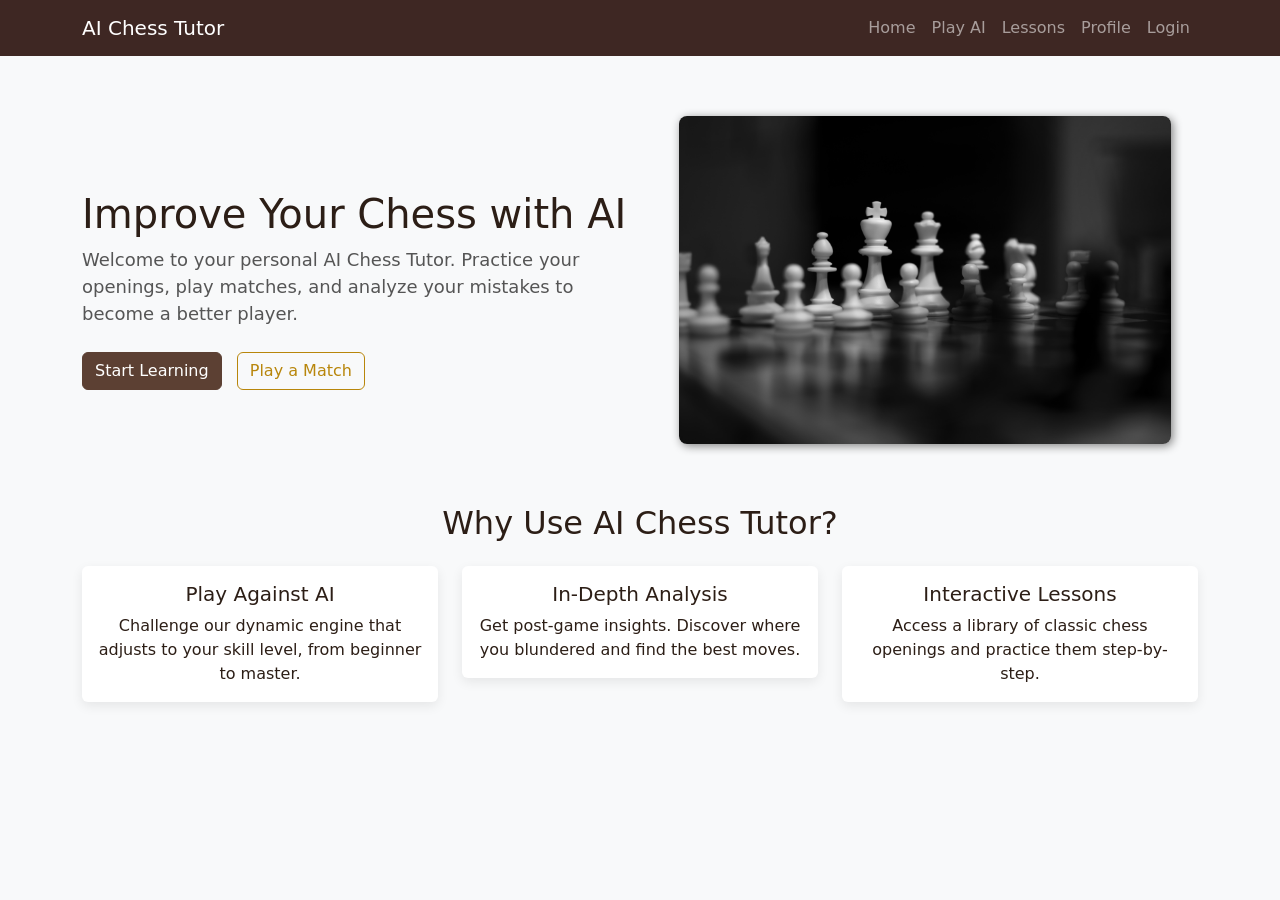
<file: index.html>
<!DOCTYPE html>
<html lang="en">
<head>
    <meta charset="UTF-8">
    <meta name="viewport" content="width=device-width, initial-scale=1.0">
    <title>AI Chess Tutor</title>

    <link href="https://cdn.jsdelivr.net/npm/bootstrap@5.3.3/dist/css/bootstrap.min.css" rel="stylesheet">
    
    <link rel="stylesheet" href="CSS/style.css">
</head>
<body class="bg-light">

  <nav class="navbar navbar-expand-lg navbar-dark"> 
      <div class="container">
        <a class="navbar-brand" href="index.html">AI Chess Tutor</a>
        <button class="navbar-toggler" type="button" data-bs-toggle="collapse" data-bs-target="#navbarNav">
          <span class="navbar-toggler-icon"></span>
        </button>
        <div class="collapse navbar-collapse" id="navbarNav">
          <ul class="navbar-nav ms-auto">
            <li class="nav-item">
              <a class="nav-link" href="index.html">Home</a>
            </li>
            <li class="nav-item">
              <a class="nav-link" href="play.html">Play AI</a>
            </li>
            <li class="nav-item">
              <a class="nav-link" href="lessons.html">Lessons</a>
            </li>
            <li class="nav-item" id="navProfileItem">
              <a class="nav-link" href="profile.html">Profile</a>
            </li>
            <li class="nav-item" id="navLoginItem">
              <a class="nav-link" href="login.html">Login</a>
            </li>
          </ul>
        </div>
      </div>
    </nav>

    <div class="container hero-section">
        <div class="row align-items-center">
            <div class="col-md-6 hero-text">
                <h1>Improve Your Chess with AI</h1>
                <p class="hero-subtitle">
                    Welcome to your personal AI Chess Tutor. Practice your openings, play matches, and analyze your mistakes to become a better player.
                </p>
                <div class="hero-buttons">
                    <a href="login.html" class="btn btn-primary">Start Learning</a>
                    <a href="play.html" class="btn btn-outline-dark custom-ml">Play a Match</a>
                </div>
            </div>

            <div class="col-md-6 text-center">
                <img src="ASSETS/hero-chess.jpg" alt="Chess Board" class="hero-image">
            </div>
        </div>
    </div>
    
    <div class="container mt-5 mb-5">
        <h2 class="text-center mb-4">Why Use AI Chess Tutor?</h2>
        <div class="row">
            
            <div class="col-md-4">
                <div class="card text-center shadow-sm">
                    <div class="card-body">
                        <h5 class="card-title">Play Against AI</h5>
                        <p class="card-text">Challenge our dynamic engine that adjusts to your skill level, from beginner to master.</p>
                    </div>
                </div>
            </div>

            <div class="col-md-4">
                <div class="card text-center shadow-sm">
                    <div class="card-body">
                        <h5 class="card-title">In-Depth Analysis</h5>
                        <p class="card-text">Get post-game insights. Discover where you blundered and find the best moves.</p>
                    </div>
                </div>
            </div>

            <div class="col-md-4">
                <div class="card text-center shadow-sm">
                    <div class="card-body">
                        <h5 class="card-title">Interactive Lessons</h5>
                        <p class="card-text">Access a library of classic chess openings and practice them step-by-step.</p>
                    </div>
                </div>
            </div>

        </div>
    </div>

    <script src="https://code.jquery.com/jquery-3.7.1.min.js"></script>
    
    <script src="https://cdn.jsdelivr.net/npm/bootstrap@5.3.3/dist/js/bootstrap.bundle.min.js"></script>
    
    <script src="JS/script.js"></script>
</body>
</html>
</file>
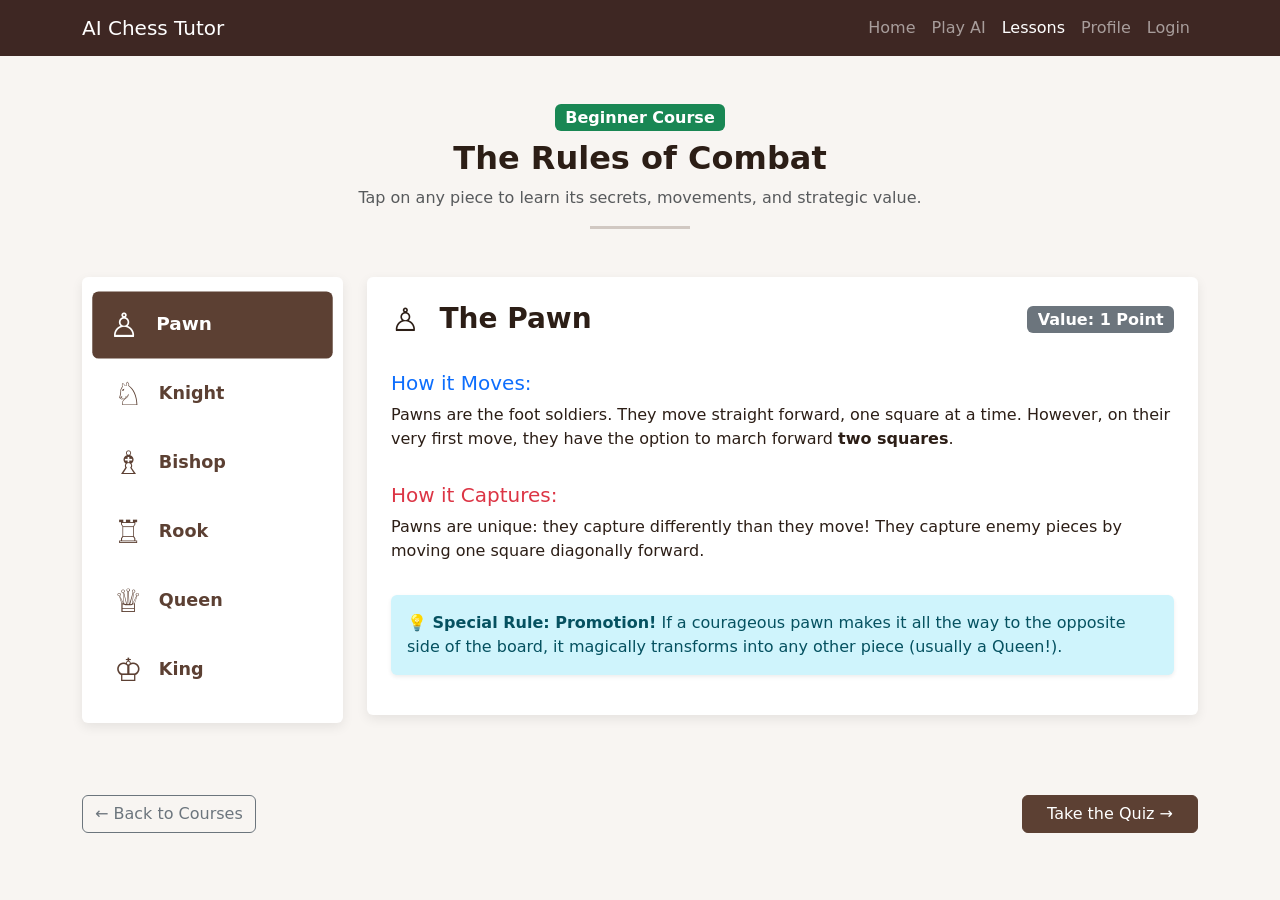
<file: lesson-Basic.html>
<!DOCTYPE html>
<html lang="en">
<head>
    <meta charset="UTF-8">
    <meta name="viewport" content="width=device-width, initial-scale=1.0">
    <title>Basic Lesson - AI Chess Tutor</title>

    <link href="https://cdn.jsdelivr.net/npm/bootstrap@5.3.3/dist/css/bootstrap.min.css" rel="stylesheet">
    <link rel="stylesheet" href="CSS/style.css">
    
    <style>
        /* Custom styling for our interactive piece menu */
        .nav-pills .nav-link {
            color: #5c4033; /* Walnut Brown */
            font-weight: bold;
            font-size: 1.1rem;
            margin-bottom: 5px;
            transition: all 0.3s ease;
        }
        .nav-pills .nav-link.active, .nav-pills .show>.nav-link {
            background-color: #5c4033;
            color: white;
            transform: scale(1.05);
        }
        .piece-icon {
            font-size: 2rem;
            margin-right: 10px;
            vertical-align: middle;
        }
    </style>
</head>
<body>

    <nav class="navbar navbar-expand-lg navbar-dark" style="background-color: #5c4033;">
      <div class="container">
        <a class="navbar-brand" href="index.html">AI Chess Tutor</a>
        <button class="navbar-toggler" type="button" data-bs-toggle="collapse" data-bs-target="#navbarNav">
          <span class="navbar-toggler-icon"></span>
        </button>
        <div class="collapse navbar-collapse" id="navbarNav">
          <ul class="navbar-nav ms-auto">
            <li class="nav-item"><a class="nav-link" href="index.html">Home</a></li>
            <li class="nav-item"><a class="nav-link" href="play.html">Play AI</a></li>
            <li class="nav-item"><a class="nav-link active" href="lessons.html">Lessons</a></li>
            <li class="nav-item" id="navProfileItem"><a class="nav-link" href="profile.html">Profile</a></li>
            <li class="nav-item" id="navLoginItem"><a class="nav-link" href="login.html">Login</a></li>
          </ul>
        </div>
      </div>
    </nav>

    <div class="container mt-5">
        <div class="row mb-4">
            <div class="col-12 text-center">
                <span class="badge bg-success mb-2 fs-6">Beginner Course</span>
                <h2 class="fw-bold">The Rules of Combat</h2>
                <p class="text-muted">Tap on any piece to learn its secrets, movements, and strategic value.</p>
                <hr style="width: 100px; margin: 0 auto; border-color: #5c4033; border-width: 3px;">
            </div>
        </div>

        <div class="row mt-5 mb-5">
            
            <div class="col-md-3 mb-4">
                <div class="card p-3 shadow-sm border-0 bg-light">
                    <div class="nav flex-column nav-pills" id="v-pills-tab" role="tablist" aria-orientation="vertical">
                        <button class="nav-link active text-start" data-bs-toggle="pill" data-bs-target="#pawn-tab" type="button">
                            <span class="piece-icon">♙</span> Pawn
                        </button>
                        <button class="nav-link text-start" data-bs-toggle="pill" data-bs-target="#knight-tab" type="button">
                            <span class="piece-icon">♘</span> Knight
                        </button>
                        <button class="nav-link text-start" data-bs-toggle="pill" data-bs-target="#bishop-tab" type="button">
                            <span class="piece-icon">♗</span> Bishop
                        </button>
                        <button class="nav-link text-start" data-bs-toggle="pill" data-bs-target="#rook-tab" type="button">
                            <span class="piece-icon">♖</span> Rook
                        </button>
                        <button class="nav-link text-start" data-bs-toggle="pill" data-bs-target="#queen-tab" type="button">
                            <span class="piece-icon">♕</span> Queen
                        </button>
                        <button class="nav-link text-start" data-bs-toggle="pill" data-bs-target="#king-tab" type="button">
                            <span class="piece-icon">♔</span> King
                        </button>
                    </div>
                </div>
            </div>

            <div class="col-md-9">
                <div class="tab-content" id="v-pills-tabContent">
                    
                    <div class="tab-pane fade show active" id="pawn-tab" role="tabpanel">
                        <div class="card p-4 shadow-sm border-0 h-100">
                            <div class="d-flex justify-content-between align-items-center mb-3">
                                <h3 class="fw-bold m-0"><span class="piece-icon">♙</span> The Pawn</h3>
                                <span class="badge bg-secondary fs-6">Value: 1 Point</span>
                            </div>
                            <h5 class="text-primary mt-3">How it Moves:</h5>
                            <p>Pawns are the foot soldiers. They move straight forward, one square at a time. However, on their very first move, they have the option to march forward <strong>two squares</strong>.</p>
                            <h5 class="text-danger mt-3">How it Captures:</h5>
                            <p>Pawns are unique: they capture differently than they move! They capture enemy pieces by moving one square diagonally forward.</p>
                            <div class="alert alert-info mt-3 border-0 shadow-sm">
                                <strong>💡 Special Rule: Promotion!</strong> If a courageous pawn makes it all the way to the opposite side of the board, it magically transforms into any other piece (usually a Queen!).
                            </div>
                        </div>
                    </div>

                    <div class="tab-pane fade" id="knight-tab" role="tabpanel">
                        <div class="card p-4 shadow-sm border-0 h-100">
                            <div class="d-flex justify-content-between align-items-center mb-3">
                                <h3 class="fw-bold m-0"><span class="piece-icon">♘</span> The Knight</h3>
                                <span class="badge bg-secondary fs-6">Value: 3 Points</span>
                            </div>
                            <h5 class="text-primary mt-3">How it Moves & Captures:</h5>
                            <p>The Knight moves in an <strong>"L" shape</strong>: two squares in one direction, and then one square at a 90-degree angle (or one square, then two squares).</p>
                            <div class="alert alert-warning mt-3 border-0 shadow-sm">
                                <strong>💡 Special Power: Leaping!</strong> The Knight is the ONLY piece on the board that can jump over other pieces (both yours and the enemy's) to reach its destination.
                            </div>
                        </div>
                    </div>

                    <div class="tab-pane fade" id="bishop-tab" role="tabpanel">
                        <div class="card p-4 shadow-sm border-0 h-100">
                            <div class="d-flex justify-content-between align-items-center mb-3">
                                <h3 class="fw-bold m-0"><span class="piece-icon">♗</span> The Bishop</h3>
                                <span class="badge bg-secondary fs-6">Value: 3 Points</span>
                            </div>
                            <h5 class="text-primary mt-3">How it Moves & Captures:</h5>
                            <p>Bishops move diagonally across the board. They can move as many squares as they want in a single turn, as long as their path is not blocked.</p>
                            <p class="text-muted"><em>Note: Because of how they move, a Bishop that starts on a white square will stay on white squares for the entire game! You have one Light-Squared Bishop and one Dark-Squared Bishop.</em></p>
                        </div>
                    </div>

                    <div class="tab-pane fade" id="rook-tab" role="tabpanel">
                        <div class="card p-4 shadow-sm border-0 h-100">
                            <div class="d-flex justify-content-between align-items-center mb-3">
                                <h3 class="fw-bold m-0"><span class="piece-icon">♖</span> The Rook</h3>
                                <span class="badge bg-secondary fs-6">Value: 5 Points</span>
                            </div>
                            <h5 class="text-primary mt-3">How it Moves & Captures:</h5>
                            <p>The Rook (sometimes called the Castle) is a heavy hitter. It moves in straight lines—forward, backward, left, or right—as many squares as it wants, as long as the path is clear.</p>
                            <div class="alert alert-info mt-3 border-0 shadow-sm">
                                <strong>💡 Pro Tip:</strong> Rooks are most powerful in the "endgame" when the board is clear, or when two Rooks link up on the same row!
                            </div>
                        </div>
                    </div>

                    <div class="tab-pane fade" id="queen-tab" role="tabpanel">
                        <div class="card p-4 shadow-sm border-0 h-100">
                            <div class="d-flex justify-content-between align-items-center mb-3">
                                <h3 class="fw-bold m-0"><span class="piece-icon">♕</span> The Queen</h3>
                                <span class="badge bg-secondary fs-6">Value: 9 Points</span>
                            </div>
                            <h5 class="text-primary mt-3">How it Moves & Captures:</h5>
                            <p>The Queen is the most powerful piece on the board. She combines the powers of the Rook and the Bishop! She can move any number of squares in a straight line (horizontally or vertically) AND diagonally.</p>
                            <p>Because she is so valuable, you must protect her at all costs. Losing your Queen early usually means losing the game.</p>
                        </div>
                    </div>

                    <div class="tab-pane fade" id="king-tab" role="tabpanel">
                        <div class="card p-4 shadow-sm border-0 h-100">
                            <div class="d-flex justify-content-between align-items-center mb-3">
                                <h3 class="fw-bold m-0"><span class="piece-icon">♔</span> The King</h3>
                                <span class="badge bg-danger fs-6">Value: The Entire Game</span>
                            </div>
                            <h5 class="text-primary mt-3">How it Moves & Captures:</h5>
                            <p>The King is the most important piece, but also one of the weakest. He can only move one square at a time in any direction (forward, backward, left, right, or diagonally).</p>
                            <div class="alert alert-danger mt-3 border-0 shadow-sm">
                                <strong>⚠️ The Golden Rule:</strong> You cannot make a move that puts your own King into danger (Check). If your King is attacked and cannot escape, it is Checkmate, and you lose!
                            </div>
                        </div>
                    </div>

                </div>
            </div>
            
        </div>
        
        <div class="row mt-4 mb-5">
            <div class="col-12 d-flex justify-content-between">
                <a href="lessons.html" class="btn btn-outline-secondary">← Back to Courses</a>
                <a href="#" class="btn btn-primary px-4">Take the Quiz →</a>
            </div>
        </div>
    </div>

    <script src="https://code.jquery.com/jquery-3.7.1.min.js"></script>
    <script src="https://cdn.jsdelivr.net/npm/bootstrap@5.3.3/dist/js/bootstrap.bundle.min.js"></script>
    <script src="JS/script.js"></script>
</body>
</html>
</file>
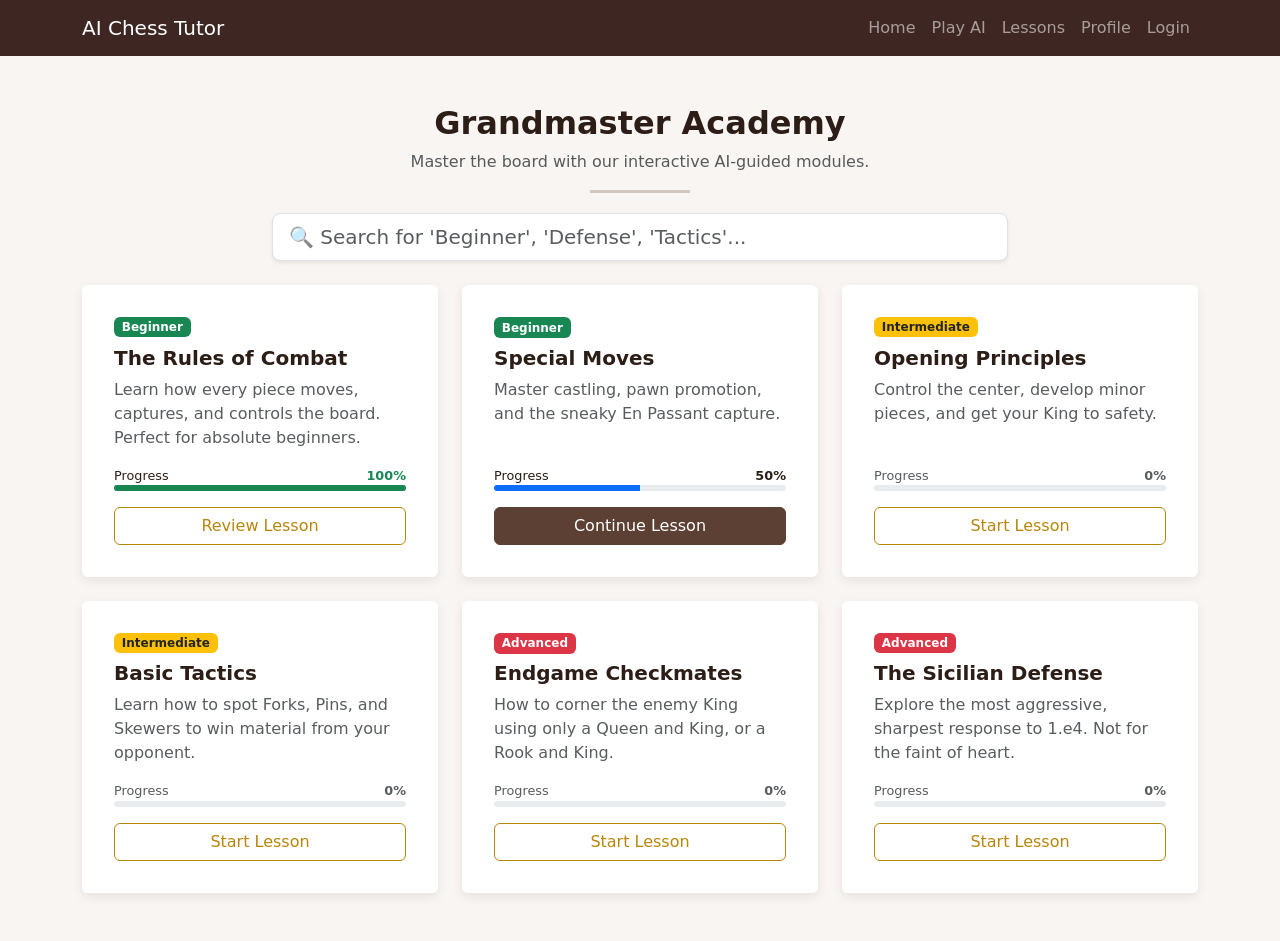
<file: lessons.html>
<!DOCTYPE html>
<html lang="en">
<head>
    <meta charset="UTF-8">
    <meta name="viewport" content="width=device-width, initial-scale=1.0">
    <title>Lessons - AI Chess Tutor</title>

    <link href="https://cdn.jsdelivr.net/npm/bootstrap@5.3.3/dist/css/bootstrap.min.css" rel="stylesheet">
    
    <link rel="stylesheet" href="CSS/style.css">
</head>
<body>

    <nav class="navbar navbar-expand-lg navbar-dark">
      <div class="container">
        <a class="navbar-brand" href="index.html">AI Chess Tutor</a>
        <button class="navbar-toggler" type="button" data-bs-toggle="collapse" data-bs-target="#navbarNav">
          <span class="navbar-toggler-icon"></span>
        </button>
        <div class="collapse navbar-collapse" id="navbarNav">
          <ul class="navbar-nav ms-auto">
            <li class="nav-item">
              <a class="nav-link" href="index.html">Home</a>
            </li>
            <li class="nav-item">
              <a class="nav-link" href="play.html">Play AI</a>
            </li>
            <li class="nav-item">
              <a class="nav-link" href="lessons.html">Lessons</a>
            </li>
            <li class="nav-item" id="navProfileItem">
              <a class="nav-link" href="profile.html">Profile</a>
            </li>
            <li class="nav-item" id="navLoginItem">
              <a class="nav-link" href="login.html">Login</a>
            </li>
          </ul>
        </div>
      </div>
    </nav>

    <div class="container mt-5">
        <div class="row mb-4 justify-content-center">
            <div class="col-md-8 text-center">
                <h2 class="fw-bold">Grandmaster Academy</h2>
                <p class="text-muted">Master the board with our interactive AI-guided modules.</p>
                <hr style="width: 100px; margin: 0 auto 20px auto; border-color: #5c4033; border-width: 3px;">
                
                <input class="form-control form-control-lg shadow-sm" type="text" id="lessonSearch" placeholder="🔍 Search for 'Beginner', 'Defense', 'Tactics'...">
            </div>
        </div>

        <div class="row g-4 mb-5" id="lessonGrid">
            
            <div class="col-md-4 lesson-card fade-in-up delay-1">
                <div class="card h-100 p-3 shadow-sm border-0">
                    <div class="card-body d-flex flex-column">
                        <span class="badge bg-success mb-2 align-self-start">Beginner</span>
                        <h5 class="card-title fw-bold">The Rules of Combat</h5>
                        <p class="card-text text-muted flex-grow-1">Learn how every piece moves, captures, and controls the board. Perfect for absolute beginners.</p>
                        
                        <div class="mt-auto mb-3">
                            <div class="d-flex justify-content-between" style="font-size: 0.8rem;">
                                <span>Progress</span><span class="fw-bold text-success">100%</span>
                            </div>
                            <div class="progress" style="height: 6px;">
                                <div class="progress-bar bg-success" role="progressbar" style="width: 100%;"></div>
                            </div>
                        </div>
                        <a href="lesson-Basic.html" class="btn btn-outline-dark w-100">Review Lesson</a>
                    </div>
                </div>
            </div>

            <div class="col-md-4 lesson-card fade-in-up delay-2">
                <div class="card h-100 p-3 shadow-sm border-0">
                    <div class="card-body d-flex flex-column">
                        <span class="badge bg-success mb-2 align-self-start">Beginner</span>
                        <h5 class="card-title fw-bold">Special Moves</h5>
                        <p class="card-text text-muted flex-grow-1">Master castling, pawn promotion, and the sneaky En Passant capture.</p>
                        
                        <div class="mt-auto mb-3">
                            <div class="d-flex justify-content-between" style="font-size: 0.8rem;">
                                <span>Progress</span><span class="fw-bold">50%</span>
                            </div>
                            <div class="progress" style="height: 6px;">
                                <div class="progress-bar bg-primary" role="progressbar" style="width: 50%;"></div>
                            </div>
                        </div>
                        <a href="#" class="btn btn-primary w-100">Continue Lesson</a>
                    </div>
                </div>
            </div>

            <div class="col-md-4 lesson-card fade-in-up delay-3">
                <div class="card h-100 p-3 shadow-sm border-0">
                    <div class="card-body d-flex flex-column">
                        <span class="badge bg-warning text-dark mb-2 align-self-start">Intermediate</span>
                        <h5 class="card-title fw-bold">Opening Principles</h5>
                        <p class="card-text text-muted flex-grow-1">Control the center, develop minor pieces, and get your King to safety.</p>
                        
                        <div class="mt-auto mb-3">
                            <div class="d-flex justify-content-between" style="font-size: 0.8rem;">
                                <span class="text-muted">Progress</span><span class="fw-bold text-muted">0%</span>
                            </div>
                            <div class="progress" style="height: 6px;">
                                <div class="progress-bar bg-secondary" role="progressbar" style="width: 0%;"></div>
                            </div>
                        </div>
                        <a href="#" class="btn btn-outline-dark w-100">Start Lesson</a>
                    </div>
                </div>
            </div>

            <div class="col-md-4 lesson-card fade-in-up delay-4">
                <div class="card h-100 p-3 shadow-sm border-0">
                    <div class="card-body d-flex flex-column">
                        <span class="badge bg-warning text-dark mb-2 align-self-start">Intermediate</span>
                        <h5 class="card-title fw-bold">Basic Tactics</h5>
                        <p class="card-text text-muted flex-grow-1">Learn how to spot Forks, Pins, and Skewers to win material from your opponent.</p>
                        
                        <div class="mt-auto mb-3">
                            <div class="d-flex justify-content-between" style="font-size: 0.8rem;">
                                <span class="text-muted">Progress</span><span class="fw-bold text-muted">0%</span>
                            </div>
                            <div class="progress" style="height: 6px;">
                                <div class="progress-bar bg-secondary" role="progressbar" style="width: 0%;"></div>
                            </div>
                        </div>
                        <a href="#" class="btn btn-outline-dark w-100">Start Lesson</a>
                    </div>
                </div>
            </div>

            <div class="col-md-4 lesson-card fade-in-up delay-5">
                <div class="card h-100 p-3 shadow-sm border-0">
                    <div class="card-body d-flex flex-column">
                        <span class="badge bg-danger mb-2 align-self-start">Advanced</span>
                        <h5 class="card-title fw-bold">Endgame Checkmates</h5>
                        <p class="card-text text-muted flex-grow-1">How to corner the enemy King using only a Queen and King, or a Rook and King.</p>
                        
                        <div class="mt-auto mb-3">
                            <div class="d-flex justify-content-between" style="font-size: 0.8rem;">
                                <span class="text-muted">Progress</span><span class="fw-bold text-muted">0%</span>
                            </div>
                            <div class="progress" style="height: 6px;">
                                <div class="progress-bar bg-secondary" role="progressbar" style="width: 0%;"></div>
                            </div>
                        </div>
                        <a href="lesson-Advanced.html" class="btn btn-outline-dark w-100">Start Lesson</a>
                    </div>
                </div>
            </div>

            <div class="col-md-4 lesson-card fade-in-up delay-6">
                <div class="card h-100 p-3 shadow-sm border-0">
                    <div class="card-body d-flex flex-column">
                        <span class="badge bg-danger mb-2 align-self-start">Advanced</span>
                        <h5 class="card-title fw-bold">The Sicilian Defense</h5>
                        <p class="card-text text-muted flex-grow-1">Explore the most aggressive, sharpest response to 1.e4. Not for the faint of heart.</p>
                        
                        <div class="mt-auto mb-3">
                            <div class="d-flex justify-content-between" style="font-size: 0.8rem;">
                                <span class="text-muted">Progress</span><span class="fw-bold text-muted">0%</span>
                            </div>
                            <div class="progress" style="height: 6px;">
                                <div class="progress-bar bg-secondary" role="progressbar" style="width: 0%;"></div>
                            </div>
                        </div>
                        <a href="#" class="btn btn-outline-dark w-100">Start Lesson</a>
                    </div>
                </div>
            </div>

        </div>
    </div>

    <script src="https://code.jquery.com/jquery-3.7.1.min.js"></script>
    <script src="https://cdn.jsdelivr.net/npm/bootstrap@5.3.3/dist/js/bootstrap.bundle.min.js"></script>
    <script src="JS/script.js"></script>
</body>
</html>
</file>
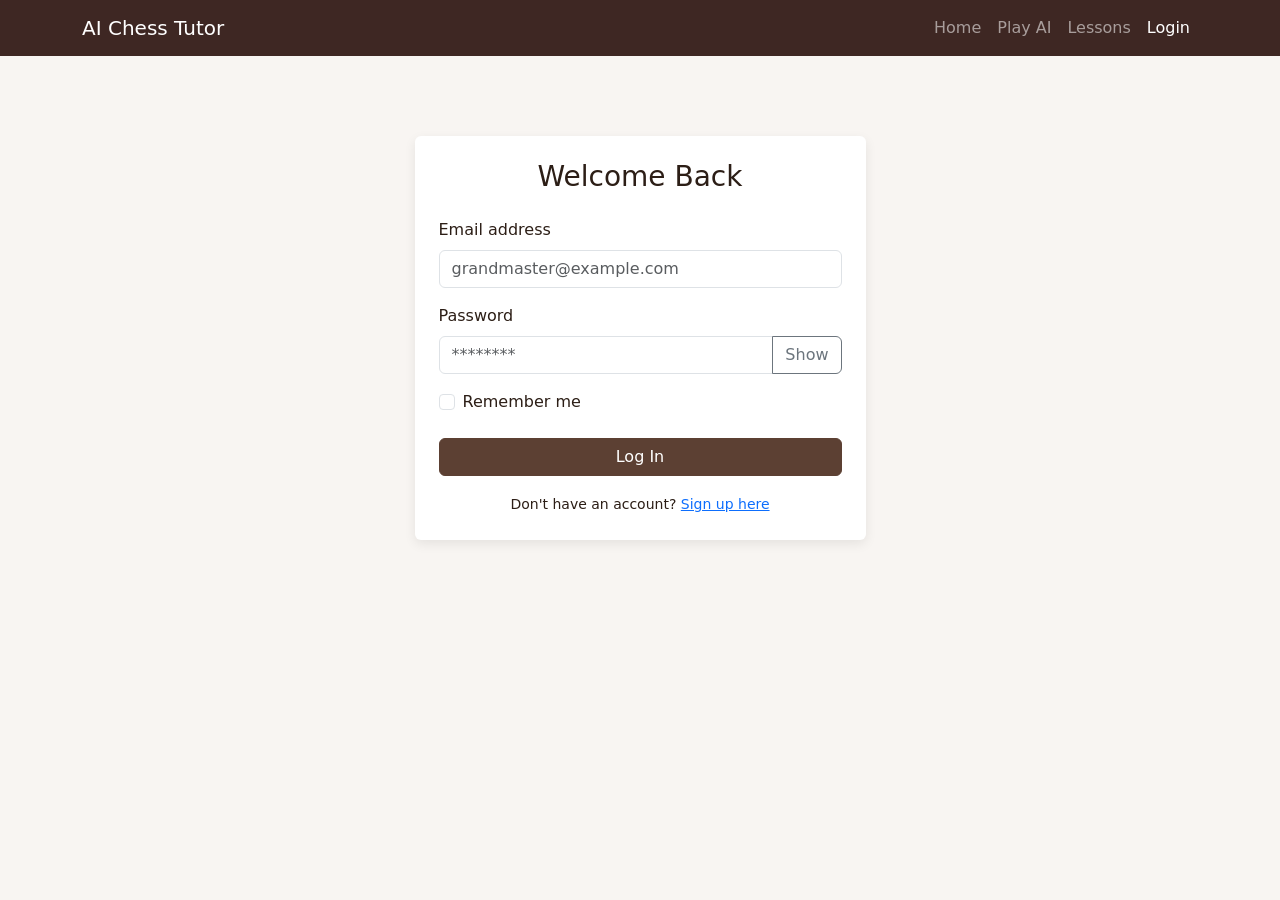
<file: profile.html>
<!DOCTYPE html>
<html lang="en">
<head>
    <meta charset="UTF-8">
    <meta name="viewport" content="width=device-width, initial-scale=1.0">
    <title>Profile - AI Chess Tutor</title>

    <link href="https://cdn.jsdelivr.net/npm/bootstrap@5.3.3/dist/css/bootstrap.min.css" rel="stylesheet">
    
    <link rel="stylesheet" href="CSS/style.css">
</head>
<body>

  <nav class="navbar navbar-expand-lg navbar-dark" style="background-color: #5c4033;">
      <div class="container">
        <a class="navbar-brand" href="index.html">AI Chess Tutor</a>
        <button class="navbar-toggler" type="button" data-bs-toggle="collapse" data-bs-target="#navbarNav">
          <span class="navbar-toggler-icon"></span>
        </button>
        <div class="collapse navbar-collapse" id="navbarNav">
          <ul class="navbar-nav ms-auto">
            <li class="nav-item">
              <a class="nav-link" href="index.html">Home</a>
            </li>
            <li class="nav-item">
              <a class="nav-link" href="play.html">Play AI</a>
            </li>
            <li class="nav-item">
              <a class="nav-link" href="lessons.html">Lessons</a>
            </li>
            <li class="nav-item" id="navProfileItem">
              <a class="nav-link" href="profile.html">Profile</a>
            </li>
            <li class="nav-item" id="navLoginItem">
              <a class="nav-link" href="login.html">Login</a>
            </li>
          </ul>
        </div>
      </div>
    </nav>

    <div class="container mt-5 mb-5">
        <div class="row g-4">
            
            <div class="col-md-4">
                <div class="card p-4 shadow-sm text-center border-0 h-100">
                    <div class="mx-auto bg-secondary text-white rounded-circle d-flex align-items-center justify-content-center mb-3" style="width: 100px; height: 100px; font-size: 3rem;">
                        👤
                    </div>
                    <h3 class="fw-bold" id="profileName">Guest User</h3>
                    <p class="text-muted mb-1" id="profileEmail">Not logged in</p>
                    <span class="badge bg-success mx-auto mb-3" style="width: fit-content;">Rating: 1200 (Novice)</span>
                    
                    <hr>
                    <p class="small text-muted">Member since: February 2026</p>
                    <button class="btn btn-outline-danger w-100 mt-auto" id="logoutBtn">Log Out</button>
                </div>
            </div>

            <div class="col-md-8">
                
                <div class="row g-3 mb-4">
                    <div class="col-sm-4">
                        <div class="card p-3 shadow-sm border-0 text-center bg-white">
                            <h5 class="text-muted mb-1">Games Played</h5>
                            <h2 class="fw-bold mb-0">42</h2>
                        </div>
                    </div>
                    <div class="col-sm-4">
                        <div class="card p-3 shadow-sm border-0 text-center bg-white">
                            <h5 class="text-muted mb-1">Win Rate</h5>
                            <h2 class="fw-bold text-success mb-0">68%</h2>
                        </div>
                    </div>
                    <div class="col-sm-4">
                        <div class="card p-3 shadow-sm border-0 text-center bg-white">
                            <h5 class="text-muted mb-1">Lessons Done</h5>
                            <h2 class="fw-bold text-primary mb-0">3/6</h2>
                        </div>
                    </div>
                </div>

                <div class="card p-4 shadow-sm border-0 mb-4">
                    <h5 class="fw-bold mb-3">Recent Activity</h5>
                    <ul class="list-group list-group-flush">
                        <li class="list-group-item px-0 d-flex justify-content-between align-items-center">
                            Played 'Grandmaster AI' (Hard)
                            <span class="badge bg-success rounded-pill">Won</span>
                        </li>
                        <li class="list-group-item px-0 d-flex justify-content-between align-items-center">
                            Completed 'Opening Principles' Lesson
                            <span class="badge bg-primary rounded-pill">+50 XP</span>
                        </li>
                        <li class="list-group-item px-0 d-flex justify-content-between align-items-center">
                            Played 'Beginner AI' (Easy)
                            <span class="badge bg-success rounded-pill">Won</span>
                        </li>
                    </ul>
                </div>

                <div class="card p-3 shadow-sm border-0 bg-light">
                    <div class="d-flex align-items-center">
                        <div class="me-3 fs-3">🎓</div>
                        <div>
                            <h6 class="fw-bold mb-0">Developer License</h6>
                            <small class="text-muted">
                                Created by <strong>Kalpit Panchal</strong> <br>
                                Silver Oak University | Enrollment No: 2402031800016 <br>
                                B.Tech CSE Practical Submission
                            </small>
                        </div>
                    </div>
                </div>

            </div>
        </div>
    </div>

    <script src="https://code.jquery.com/jquery-3.7.1.min.js"></script>
    <script src="https://cdn.jsdelivr.net/npm/bootstrap@5.3.3/dist/js/bootstrap.bundle.min.js"></script>
    <script src="JS/script.js"></script>
</body>
</html>
</file>
<file: CSS/style.css>
.hero-section {
    margin-top: 60px;
    margin-bottom: 60px;
}

.hero-text {
    padding-top: 20px;
}

.hero-subtitle {
    font-size: 18px;
    color: #555555;
    margin-bottom: 25px; /* Replaces the <br> tag */
}

.custom-ml {
    margin-left: 10px;
}

/* Styling the image to look like a polished app */
.hero-image {
    max-width: 90%;
    border-radius: 8px;
    box-shadow: 2px 2px 10px gray;
}

/* --- GRANDMASTER THEME --- */
body {
    background-color: #f8f5f2 !important; /* Warm Ivory/Cream */
    color: #2c1e16 !important; /* Dark Espresso Brown */
}

/* Update the Navbar to a rich brown */
.navbar {
    background-color: #3e2723 !important; 
}

/* Update the Feature Cards */
.card {
    background-color: #ffffff !important; /* Pure white resting on the cream */
    color: #2c1e16 !important;
    border: none;
    box-shadow: 0px 4px 12px rgba(0, 0, 0, 0.08) !important;
}

/* Change the Primary Buttons to a rich Walnut Brown */
.btn-primary {
    background-color: #5c4033 !important;
    border-color: #5c4033 !important;
    color: #ffffff !important;
}

.btn-primary:hover {
    background-color: #422d24 !important;
}

/* Change Outline Buttons to a muted Gold */
.btn-outline-dark {
    color: #b8860b !important;
    border-color: #b8860b !important;
}

.btn-outline-dark:hover {
    background-color: #b8860b !important;
    color: #ffffff !important;
}

/* --- CUSTOM SCROLLBAR (Grandmaster Theme) --- */
::-webkit-scrollbar {
    width: 10px;
}
::-webkit-scrollbar-track {
    background: #f8f5f2; /* Matches your cream background */
}
::-webkit-scrollbar-thumb {
    background: #5c4033; /* Matches your Walnut brown buttons */
    border-radius: 5px;
}
::-webkit-scrollbar-thumb:hover {
    background: #3e2723; /* Darker brown when you hover over the scrollbar */
}

/* --- 3D HOVER ANIMATIONS --- */
/* This tells the browser to make the movement smooth, not instant */
.card:not(.no-hover), .btn {
    transition: all 0.3s ease-in-out !important;
}

/* Lift the card up, EXCEPT if it has the 'no-hover' class */
.card:not(.no-hover):hover {
    transform: translateY(-5px);
    box-shadow: 0px 12px 20px rgba(92, 64, 51, 0.15) !important; 
}

/* Add a slight "pop" effect to your buttons */
.btn:hover {
    transform: scale(1.03);
}

/* --- CASCADING LOAD ANIMATION --- */
/* The base class that hides the card initially */
.fade-in-up {
    opacity: 0;
    transform: translateY(30px);
    animation: fadeInUp 0.6s ease-out forwards;
}

/* The actual animation instructions */
@keyframes fadeInUp {
    to {
        opacity: 1;
        transform: translateY(0);
    }
}

/* Staggered delays so they load one after another */
.delay-1 { animation-delay: 0.1s; }
.delay-2 { animation-delay: 0.2s; }
.delay-3 { animation-delay: 0.3s; }
.delay-4 { animation-delay: 0.4s; }
.delay-5 { animation-delay: 0.5s; }
.delay-6 { animation-delay: 0.6s; }
</file>
